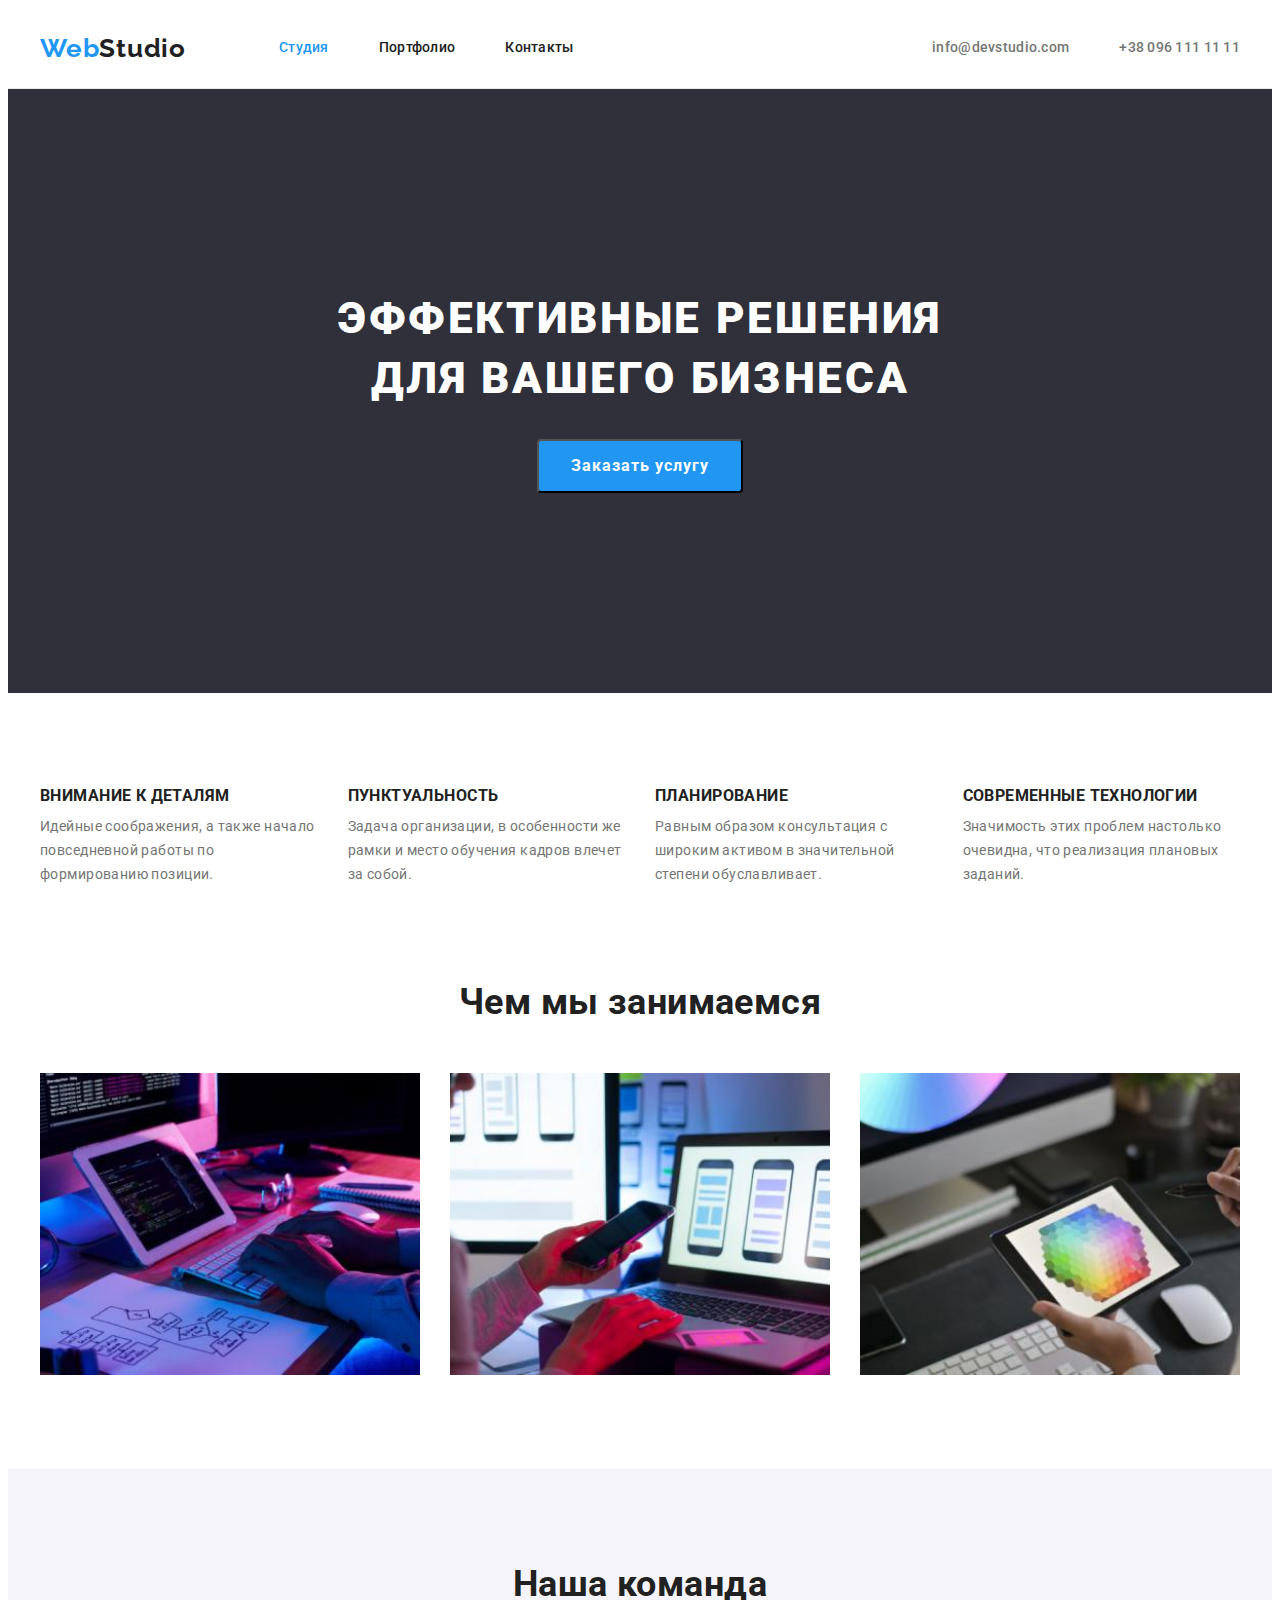
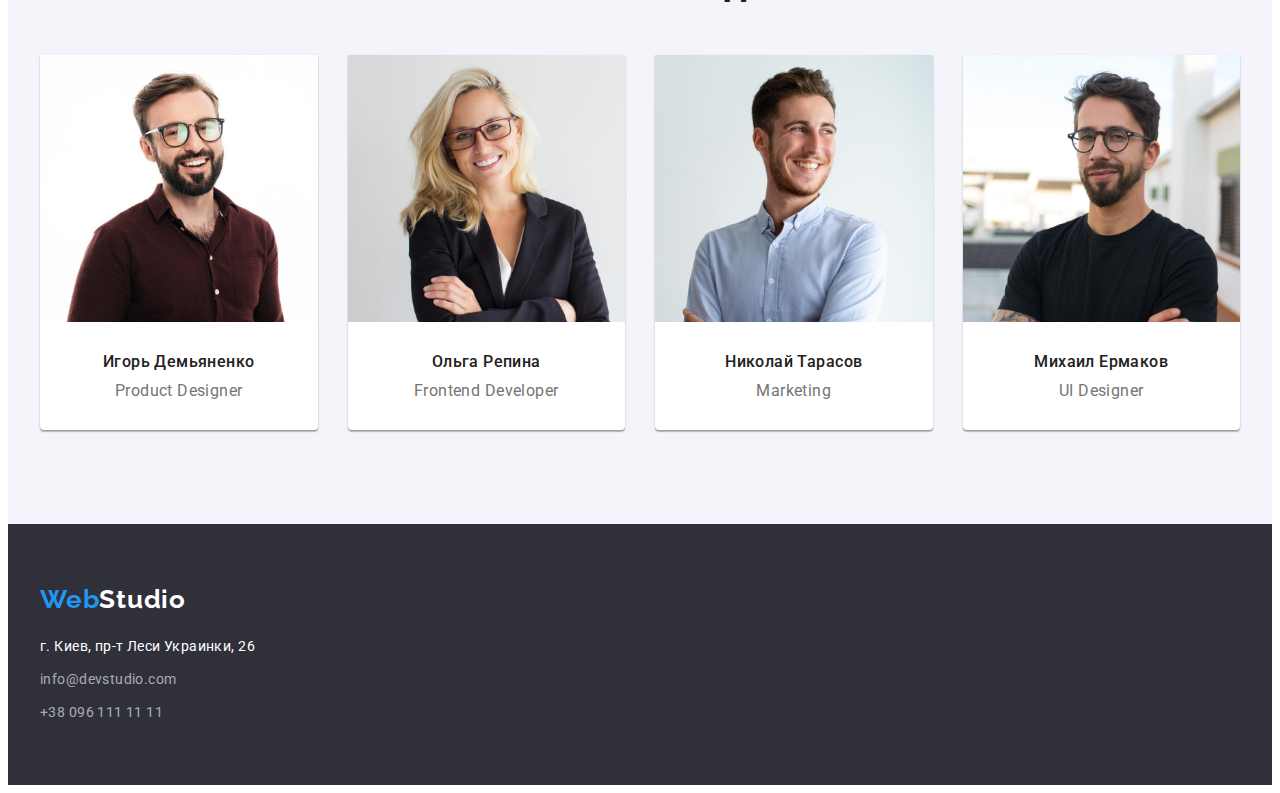
<file: index.html>
<!DOCTYPE html>
<html lang="ru">
  <head>
    <meta charset="UTF-8" />
    <meta http-equiv="X-UA-Compatible" content="IE=edge" />
    <meta name="viewport" content="width=device-width, initial-scale=1.0" />
    <title>Студия</title>
    <link
      rel="stylesheet"
      href="https://cdnjs.cloudflare.com/ajax/libs/modern-normalize/1.1.0/modern-normalize.min.css"
      integrity="sha512-wpPYUAdjBVSE4KJnH1VR1HeZfpl1ub8YT/NKx4PuQ5NmX2tKuGu6U/JRp5y+Y8XG2tV+wKQpNHVUX03MfMFn9Q=="
      crossorigin="anonymous"
      referrerpolicy="no-referrer"
    />
    <link rel="preconnect" href="https://fonts.googleapis.com" />
    <link rel="preconnect" href="https://fonts.gstatic.com" crossorigin />
    <link
      href="https://fonts.googleapis.com/css2?family=Raleway:wght@700&family=Roboto:wght@400;500;700;900&display=swap"
      rel="stylesheet"
    />
    <link rel="stylesheet" href="./css/reset.css" />
    <link rel="stylesheet" href="./css/styles.css" />
  </head>
  <body>
    <!-- Header -->
    <header class="header">
      <div class="container header-container">
        <nav class="header-nav">
          <a class="link logo" href="./index.html" lang="en"
            >Web<span class="header-text-color">Studio</span></a
          >

          <ul class="list header-list">
            <li class="header-item">
              <a class="link header-link current" href="./index.html">Студия</a>
            </li>
            <li class="header-item">
              <a class="link header-link" href="./portfolio.html">Портфолио</a>
            </li>
            <li class="header-item">
              <a class="link header-link" href="">Контакты</a>
            </li>
          </ul>
        </nav>
        <ul class="list header-contacts">
          <li class="header-item">
            <a class="link header-link" href="mailto:info@devstudio.com"
              >info@devstudio.com</a
            >
          </li>
          <li class="header-item">
            <a class="link header-link" href="tel:+380961111111"
              >+38 096 111 11 11</a
            >
          </li>
        </ul>
      </div>
    </header>

    <!-- Main -->
    <main>
      <!-- Hero -->
      <section class="hero">
        <div class="container">
          <h1 class="hero-title">Эффективные решения для вашего бизнеса</h1>
          <button type="button" class="hero-btn">Заказать услугу</button>
        </div>
      </section>

      <!-- Features -->
      <section class="features section">
        <div class="container">
          <h2 class="visually-hidden">Особенности</h2>
          <ul class="list features-list card-set">
            <li class="features-item item">
              <h3 class="title features-item-title">Внимание к деталям</h3>
              <p class="features-item-text">
                Идейные соображения, а также начало повседневной работы по
                формированию позиции.
              </p>
            </li>
            <li class="features-item item">
              <h3 class="title features-item-title">Пунктуальность</h3>
              <p class="features-item-text">
                Задача организации, в особенности же рамки и место обучения
                кадров влечет за собой.
              </p>
            </li>
            <li class="features-item item">
              <h3 class="title features-item-title">Планирование</h3>
              <p class="features-item-text">
                Равным образом консультация с широким активом в значительной
                степени обуславливает.
              </p>
            </li>
            <li class="features-item item">
              <h3 class="title features-item-title">Современные технологии</h3>
              <p class="features-item-text">
                Значимость этих проблем настолько очевидна, что реализация
                плановых заданий.
              </p>
            </li>
          </ul>
        </div>
      </section>

      <!-- What we do -->
      <section class="wwd section">
        <div class="container">
          <h2 class="title section-title">Чем мы занимаемся</h2>
          <ul class="list wwd-list card-set">
            <li class="wwd-item item">
              <img
                src="./images/wwd-img1.jpg"
                alt="человек работает с компьютером"
                width="370"
                height="294"
              />
            </li>
            <li class="wwd-item item">
              <img
                src="./images/wwd-img2.jpg"
                alt="человек работает с ноутбуком"
                width="370"
                height="294"
              />
            </li>
            <li class="wwd-item item">
              <img
                src="./images/wwd-img3.jpg"
                alt="человек работает с планшетом"
                width="370"
                height="294"
              />
            </li>
          </ul>
        </div>
      </section>

      <!-- Team -->
      <section class="team section">
        <div class="container">
          <h2 class="title section-title">Наша команда</h2>
          <ul class="list team-list card-set">
            <li class="team-item item">
              <img
                src="./images/team-1.jpg"
                alt="мужчина с бородой, в очках, и коричневой ручашке "
                width="270"
                height="260"
                class="team-item-img"
              />
              <h3 class="title team-item-name">Игорь Демьяненко</h3>
              <p class="team-item-positions">Product Designer</p>
            </li>
            <li class="team-item item">
              <img
                src="./images/team-2.jpg"
                alt="женщина блондинка, в очках и пиджаке"
                width="270"
                height="260"
                class="team-item-img"
              />
              <h3 class="title team-item-name">Ольга Репина</h3>
              <p class="team-item-positions">Frontend Developer</p>
            </li>
            <li class="team-item item">
              <img
                src="./images/team-3.jpg"
                alt="мужчина в серой рубашке"
                width="270"
                height="260"
                class="team-item-img"
              />
              <h3 class="title team-item-name">Николай Тарасов</h3>
              <p class="team-item-positions">Marketing</p>
            </li>
            <li class="team-item item">
              <img
                src="./images/team-4.jpg"
                alt="мужчина в очках, с бородой, и в чёрной футболке"
                width="270"
                height="260"
                class="team-item-img"
              />
              <h3 class="title team-item-name">Михаил Ермаков</h3>
              <p class="team-item-positions">UI Designer</p>
            </li>
          </ul>
        </div>
      </section>
    </main>

    <!-- Footer -->
    <footer class="footer">
      <div class="container">
        <a class="link logo footer-logo" href="./index.html" lang="en"
          >Web<span class="footer-text-color">Studio</span></a
        >
        <address>
          <ul class="list footer-list">
            <li class="footer-item">
              <a
                class="link footer-link"
                href="https://goo.gl/maps/KEkJxdMfcDKJunuC6"
                target="_blank"
                rel="noopener noreferrer nofollow"
                >г. Киев, пр-т Леси Украинки, 26</a
              >
            </li>
            <li class="footer-item">
              <a class="link footer-link" href="mailto:info@devstudio.com"
                >info@devstudio.com</a
              >
            </li>
            <li class="footer-item">
              <a class="link footer-link" href="tel:+380961111111"
                >+38 096 111 11 11</a
              >
            </li>
          </ul>
        </address>
      </div>
    </footer>
  </body>
</html>
</file>
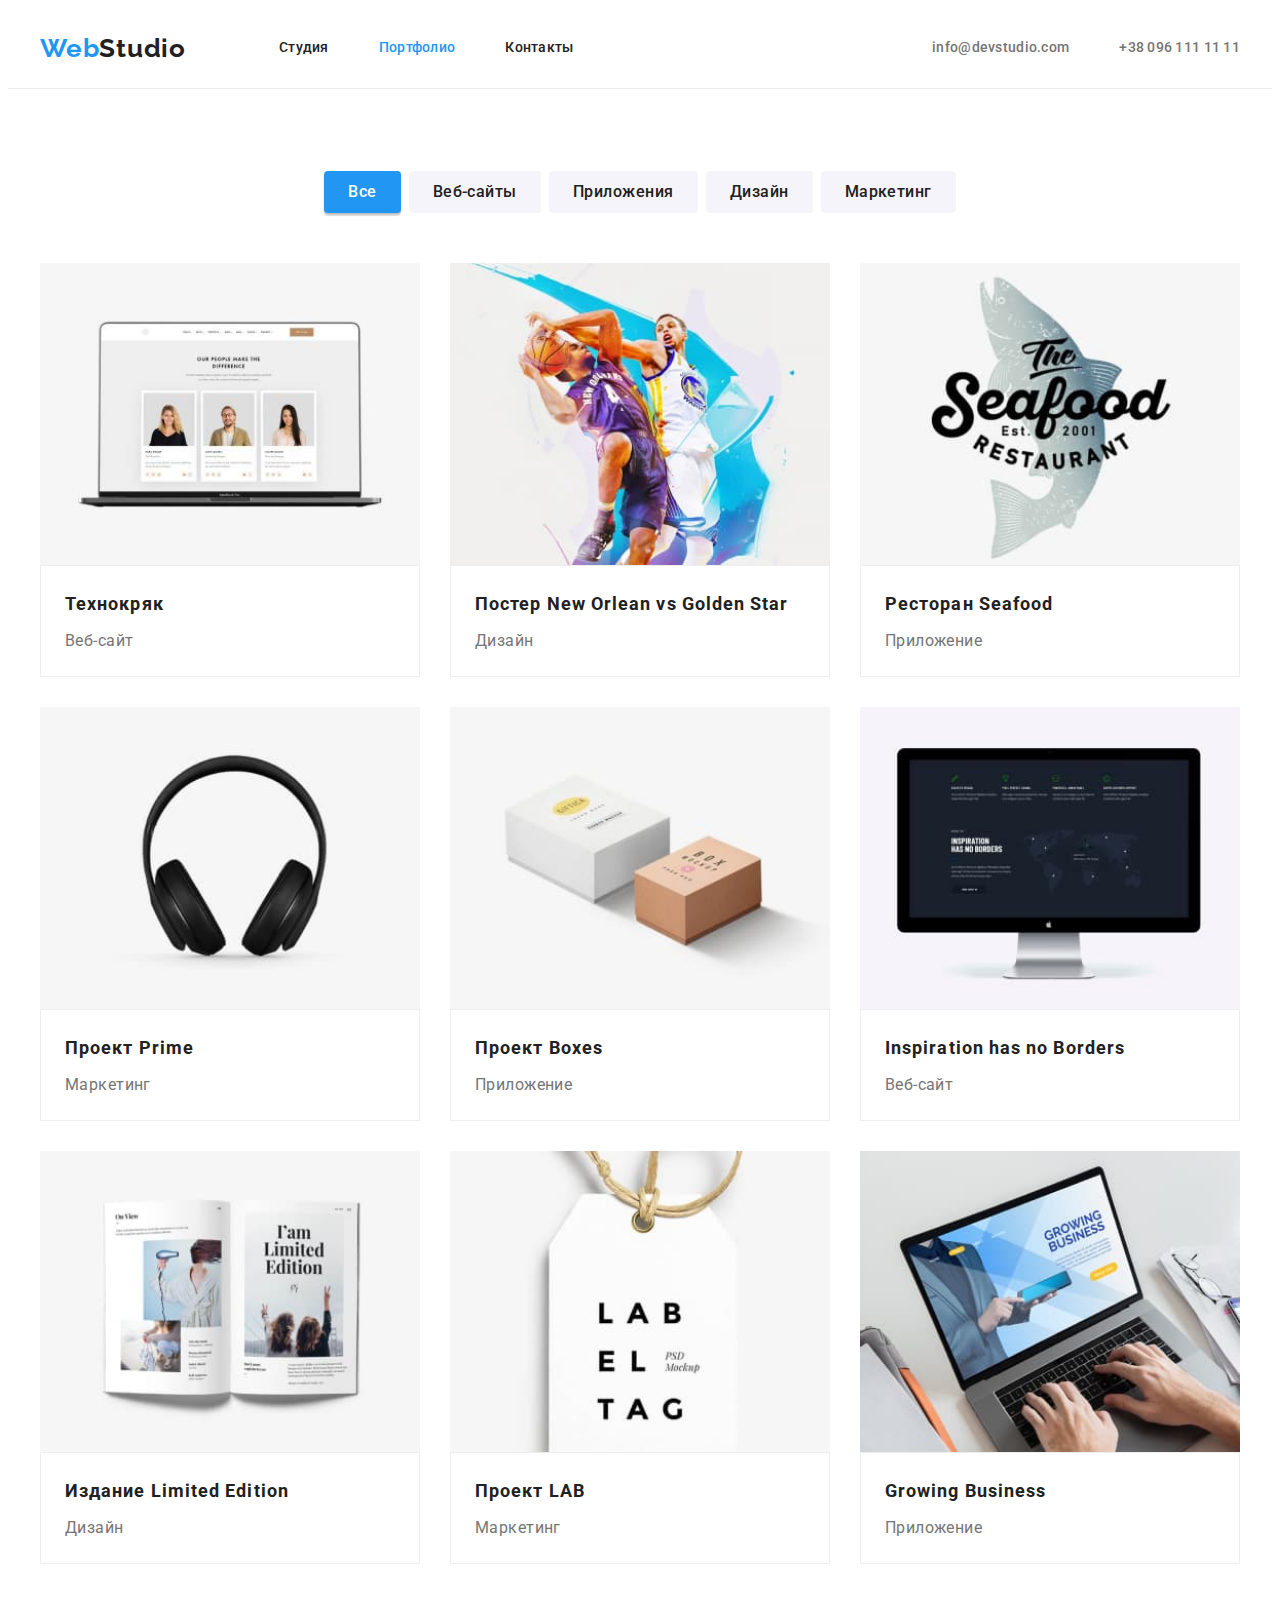
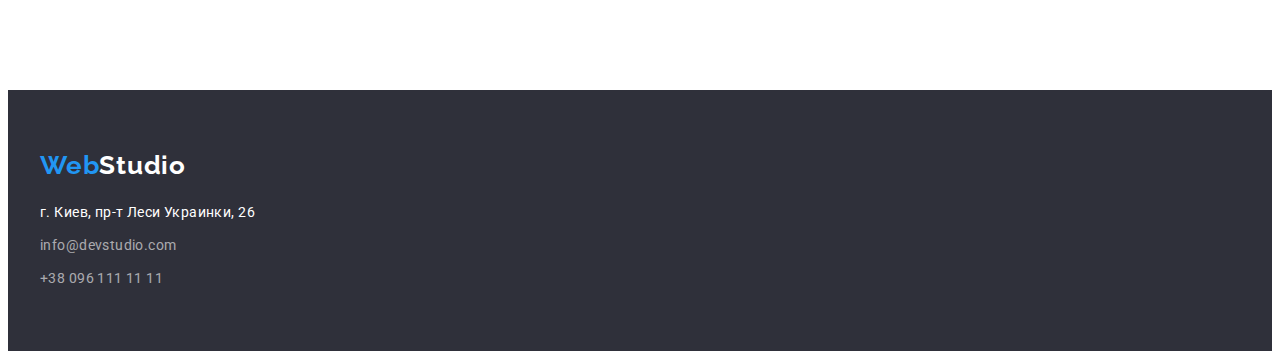
<file: portfolio.html>
<!DOCTYPE html>
<html lang="ru">
  <head>
    <meta charset="UTF-8" />
    <meta http-equiv="X-UA-Compatible" content="IE=edge" />
    <meta name="viewport" content="width=device-width, initial-scale=1.0" />
    <title>Портфолио</title>
    <link
      rel="stylesheet"
      href="https://cdnjs.cloudflare.com/ajax/libs/modern-normalize/1.1.0/modern-normalize.min.css"
      integrity="sha512-wpPYUAdjBVSE4KJnH1VR1HeZfpl1ub8YT/NKx4PuQ5NmX2tKuGu6U/JRp5y+Y8XG2tV+wKQpNHVUX03MfMFn9Q=="
      crossorigin="anonymous"
      referrerpolicy="no-referrer"
    />
    <link rel="preconnect" href="https://fonts.googleapis.com" />
    <link rel="preconnect" href="https://fonts.gstatic.com" crossorigin />
    <link
      href="https://fonts.googleapis.com/css2?family=Raleway:wght@700&family=Roboto:wght@400;500;700;900&display=swap"
      rel="stylesheet"
    />
    <link rel="stylesheet" href="./css/reset.css" />
    <link rel="stylesheet" href="./css/styles.css" />
  </head>

  <body>
    <!-- Header -->
    <header class="header">
      <div class="container header-container">
        <nav class="header-nav">
          <a class="link logo" href="./index.html" lang="en"
            >Web<span class="header-text-color">Studio</span></a
          >

          <ul class="list header-list">
            <li class="header-item">
              <a class="link header-link" href="./index.html">Студия</a>
            </li>
            <li class="header-item">
              <a class="link header-link current" href="./portfolio.html"
                >Портфолио</a
              >
            </li>
            <li class="header-item">
              <a class="link header-link" href="">Контакты</a>
            </li>
          </ul>
        </nav>
        <ul class="list header-contacts">
          <li class="header-item">
            <a class="link header-link" href="mailto:info@devstudio.com"
              >info@devstudio.com</a
            >
          </li>
          <li class="header-item">
            <a class="link header-link" href="tel:+380961111111"
              >+38 096 111 11 11</a
            >
          </li>
        </ul>
      </div>
    </header>

    <!-- Main -->

    <main>
      <section class="projects">
        <div class="container">
          <h1 class="visually-hidden projects-title">Наши проекты</h1>
          <ul class="list projects-btn-list">
            <li class="projects-list-item">
              <button type="button" class="projects-btn active">Все</button>
            </li>
            <li class="projects-list-item">
              <button type="button" class="projects-btn">Веб-сайты</button>
            </li>
            <li class="projects-list-item">
              <button type="button" class="projects-btn">Приложения</button>
            </li>
            <li class="projects-list-item">
              <button type="button" class="projects-btn">Дизайн</button>
            </li>
            <li class="projects-list-item">
              <button type="button" class="projects-btn">Маркетинг</button>
            </li>
          </ul>
          <ul class="list projects-link-list card-set">
            <li class="projects-link-item item">
              <a
                class="link"
                href="/"
                target="_blank"
                rel="noopener noreferrer nofollow"
              >
                <img
                  src="./images/port-img1.jpg"
                  alt="ноутбук с открытой интернет страницей"
                  width="370"
                  height="294"
                />
                <div class="projects-card-footer">
                  <h2 class="title projects-list-title">Технокряк</h2>
                  <p class="projects-list-text">Веб-сайт</p>
                </div>
              </a>
            </li>
            <li class="projects-link-item item">
              <a
                class="link"
                href="/"
                target="_blank"
                rel="noopener noreferrer nofollow"
              >
                <img
                  src="./images/port-img2.jpg"
                  alt="двое мужчин играют в баскетболл"
                  width="370"
                  height="294"
                />
                <div class="projects-card-footer">
                  <h2 class="title projects-list-title">
                    Постер <span lang="en">New Orlean vs Golden Star</span>
                  </h2>
                  <p class="projects-list-text">Дизайн</p>
                </div>
              </a>
            </li>
            <li class="projects-link-item item">
              <a
                class="link"
                href="/"
                target="_blank"
                rel="noopener noreferrer nofollow"
              >
                <img
                  src="./images/port-img3.jpg"
                  alt="логотип рыбного ресторана"
                  width="370"
                  height="294"
                />
                <div class="projects-card-footer">
                  <h2 class="title projects-list-title">
                    Ресторан <span lang="en">Seafood</span>
                  </h2>
                  <p class="projects-list-text">Приложение</p>
                </div>
              </a>
            </li>
            <li class="projects-link-item item">
              <a
                class="link"
                href="/"
                target="_blank"
                rel="noopener noreferrer nofollow"
              >
                <img
                  src="./images/port-img4.jpg"
                  alt="музыкальные наушники"
                  width="370"
                  height="294"
                />
                <div class="projects-card-footer">
                  <h2 class="title projects-list-title">
                    Проект <span lang="en">Prime</span>
                  </h2>
                  <p class="projects-list-text">Маркетинг</p>
                </div>
              </a>
            </li>
            <li class="projects-link-item item">
              <a
                class="link"
                href="/"
                target="_blank"
                rel="noopener noreferrer nofollow"
              >
                <img
                  src="./images/port-img5.jpg"
                  alt="две коробки, белая и коричневая"
                  width="370"
                  height="294"
                />
                <div class="projects-card-footer">
                  <h2 class="title projects-list-title">
                    Проект <span lang="en">Boxes</span>
                  </h2>
                  <p class="projects-list-text">Приложение</p>
                </div>
              </a>
            </li>
            <li class="projects-link-item item">
              <a
                class="link"
                href="/"
                target="_blank"
                rel="noopener noreferrer nofollow"
              >
                <img
                  src="./images/port-img6.jpg"
                  alt="монтор с чёрной рамкой и серебристой подставкой"
                  width="370"
                  height="294"
                />
                <div class="projects-card-footer">
                  <h2 class="title projects-list-title" lang="en">
                    Inspiration has no Borders
                  </h2>
                  <p class="projects-list-text">Веб-сайт</p>
                </div>
              </a>
            </li>
            <li class="projects-link-item item">
              <a
                class="link"
                href="/"
                target="_blank"
                rel="noopener noreferrer nofollow"
              >
                <img
                  src="./images/port-img7.jpg"
                  alt="книга с илюстрациями"
                  width="370"
                  height="294"
                />
                <div class="projects-card-footer">
                  <h2 class="title projects-list-title">
                    Издание <span lang="en">Limited Edition</span>
                  </h2>
                  <p class="projects-list-text">Дизайн</p>
                </div>
              </a>
            </li>
            <li class="projects-link-item item">
              <a
                class="link"
                href="/"
                target="_blank"
                rel="noopener noreferrer nofollow"
              >
                <img
                  src="./images/port-img8.jpg"
                  alt="бирка с надписью"
                  width="370"
                  height="294"
                />
                <div class="projects-card-footer">
                  <h2 class="title projects-list-title">
                    Проект <span lang="en">LAB</span>
                  </h2>
                  <p class="projects-list-text">Маркетинг</p>
                </div>
              </a>
            </li>
            <li class="projects-link-item item">
              <a
                class="link"
                href="/"
                target="_blank"
                rel="noopener noreferrer nofollow"
              >
                <img
                  src="./images/port-img9.jpg"
                  alt="человек работает с ноутбуком"
                  width="370"
                  height="294"
                />
                <div class="projects-card-footer">
                  <h2 class="title projects-list-title" lang="en">
                    Growing Business
                  </h2>
                  <p class="projects-list-text">Приложение</p>
                </div>
              </a>
            </li>
          </ul>
        </div>
      </section>
    </main>

    <!-- Footer -->
    <footer class="footer">
      <div class="container">
        <a class="link logo footer-logo" href="./index.html" lang="en"
          >Web<span class="footer-text-color">Studio</span></a
        >
        <address>
          <ul class="list footer-list">
            <li class="footer-item">
              <a
                class="link footer-link"
                href="https://goo.gl/maps/KEkJxdMfcDKJunuC6"
                target="_blank"
                rel="noopener noreferrer nofollow"
                >г. Киев, пр-т Леси Украинки, 26</a
              >
            </li>
            <li class="footer-item">
              <a class="link footer-link" href="mailto:info@devstudio.com"
                >info@devstudio.com</a
              >
            </li>
            <li class="footer-item">
              <a class="link footer-link" href="tel:+380961111111"
                >+38 096 111 11 11</a
              >
            </li>
          </ul>
        </address>
      </div>
    </footer>
  </body>
</html>
</file>
<file: css/styles.css>
:root {
  --main-text-color: #757575;
  --second-text-color: #212121;
  --accent-color: #2196f3;
  --btn-text-color: #ffffff;
  --first-background-color: #2f303a;
  --second-background-color: #f5f4fa;
  --btn-hover-color: #188ce8;
  --link-color: rgba(255, 255, 255, 0.6);
  --border-card-color: #eeeeee;
  --header-border-color: #ececec;
}

body {
  font-family: "Roboto", sans-serif;
  color: var(--main-text-color);
  font-size: 14px;
  line-height: 1.71;
  letter-spacing: 0.03em;
}

address {
  font-style: normal;
}

.title {
  color: var(--second-text-color);
}

.list {
  list-style: none;
}

.link {
  text-decoration: none;
  color: inherit;
}

.visually-hidden {
  position: absolute;
  width: 1px;
  height: 1px;
  margin: -1px;
  padding: 0;
  overflow: hidden;
  border: 0;
  clip: rect(0 0 0 0);
}

.container {
  width: 1200px;
  padding: 0 15px;
  margin: 0 auto;
}

.section {
  padding-top: 94px;
  padding-bottom: 94px;
}

/* ----- Card-Set ------ */

.card-set {
  display: flex;
  flex-wrap: wrap;
  margin-left: -30px;
  margin-top: -30px;
}

.item {
  margin-left: 30px;
  margin-top: 30px;
}

/* ----- Header -----*/

.header {
  border-bottom: 1px solid var(--header-border-color);
}

.logo {
  font-family: "Raleway", sans-serif;
  font-weight: 700;
  font-size: 26px;
  line-height: 1.19;
  letter-spacing: 0.03em;
  color: var(--accent-color);
}

.header-container,
.header-list,
.header-contacts,
.header-nav {
  display: flex;
  align-items: center;
  flex-wrap: wrap;
}

.header-nav > .logo {
  margin-right: 93px;
}

.header-item:not(:last-child) {
  margin-right: 50px;
}

.header-contacts {
  margin-left: auto;
}

.header-text-color {
  color: var(--second-text-color);
}

/* --------------------------- */

.header-list {
  color: var(--second-text-color);
}

.header-link {
  font-weight: 500;
  line-height: 1.14;
  display: block;
  letter-spacing: 0.02em;
  padding-top: 32px;
  padding-bottom: 32px;
}
.header-link:hover,
.header-link:focus,
.current {
  color: var(--accent-color);
}

/* ----- Hero ------ */

.hero {
  background-color: var(--first-background-color);
  text-align: center;
  padding-top: 200px;
  padding-bottom: 200px;
}

.hero-title {
  font-weight: 900;
  font-size: 44px;
  line-height: 1.36;
  text-align: center;
  letter-spacing: 0.06em;
  text-transform: uppercase;
  color: var(--btn-text-color);
  margin-bottom: 30px;
  max-width: 696px;
  margin-left: auto;
  margin-right: auto;
}

.hero-btn {
  font-family: inherit;
  background: var(--accent-color);
  border-radius: 4px;
  cursor: pointer;
  font-weight: 700;
  font-size: 16px;
  line-height: 1.87;
  text-align: center;
  letter-spacing: 0.06em;
  color: var(--btn-text-color);
  padding: 10px 32px;
}

.hero-btn:focus,
.hero-btn:hover {
  background: var(--btn-hover-color);
  box-shadow: 0px 4px 4px rgba(0, 0, 0, 0.15);
}

/* ----- Features ----- */

.features {
  padding-bottom: 0;
}

.features-item {
  flex-basis: calc(100% / 4 - 30px);
}

.features-item-title {
  font-weight: 700;
  line-height: 1.14;
  text-transform: uppercase;
  margin-bottom: 10px;
}

/* ----- What we do ----- */

.section-title {
  font-weight: 700;
  font-size: 36px;
  line-height: 1.17;
  text-align: center;
  margin-bottom: 50px;
}

.wwd-item {
  flex-basis: calc(100% / 3 - 30px);
}

/* ----- Team ----- */

.team {
  background-color: var(--second-background-color);
}

.team-item {
  background: var(--btn-text-color);
  box-shadow: 0px 1px 3px rgba(0, 0, 0, 0.12), 0px 1px 1px rgba(0, 0, 0, 0.14),
    0px 2px 1px rgba(0, 0, 0, 0.2);
  border-radius: 0px 0px 4px 4px;
  padding-bottom: 30px;

  flex-basis: calc(100% / 4 - 30px);
}

.team-item-img {
  margin-bottom: 30px;
}

.team-item-name,
.team-item-positions {
  font-size: 16px;
  line-height: 1.19;
  text-align: center;
}

.team-item-name {
  font-weight: 500;
  margin-bottom: 10px;
}

/* ----- Footer ----- */

.footer {
  background-color: var(--first-background-color);
  padding-top: 60px;
  padding-bottom: 60px;
}

.footer-text-color {
  color: var(--btn-text-color);
}

.footer-logo {
  display: inline-block;
  margin-bottom: 20px;
}

.footer-item:not(:last-child) {
  margin-bottom: 9px;
}

.footer-link[target="_blank"] {
  color: var(--btn-text-color);
}

.footer-link {
  color: var(--link-color);
}

.footer-link:hover,
.footer-link:focus {
  color: var(--accent-color);
}

/* ----- Portfolio ----- */

.projects {
  padding-top: 82px;
  padding-bottom: 126px;
}

.projects-btn-list {
  display: flex;
  justify-content: center;
}

.projects-btn-list {
  margin-bottom: 50px;
}

.projects-list-item:not(:last-child) {
  margin-right: 8px;
}

.projects-btn {
  font-family: inherit;
  font-weight: 500;
  font-size: 16px;
  line-height: 1.62;
  text-align: center;
  letter-spacing: 0.03em;
  color: var(--second-text-color);
  background: var(--second-background-color);
  border-radius: 4px;
  cursor: pointer;
  border-color: transparent;
  padding: 6px 22px;
}

.projects-btn:focus,
.projects-btn:hover,
.active {
  color: var(--btn-text-color);
  background: var(--accent-color);
  box-shadow: 0px 3px 1px rgba(0, 0, 0, 0.1), 0px 1px 2px rgba(0, 0, 0, 0.08),
    0px 2px 2px rgba(0, 0, 0, 0.12);
}

.projects-link-item {
  flex-basis: calc(100% / 3 - 30px);
}

.projects-list-title {
  font-weight: 700;
  font-size: 18px;
  line-height: 2;
  letter-spacing: 0.06em;
  margin-bottom: 4px;
}

.projects-list-text {
  font-size: 16px;
  line-height: 1.87;
}

.projects-card-footer {
  background: var(--btn-text-color);
  border: 1px solid var(--border-card-color);
  padding: 20px 24px;
}
</file>
